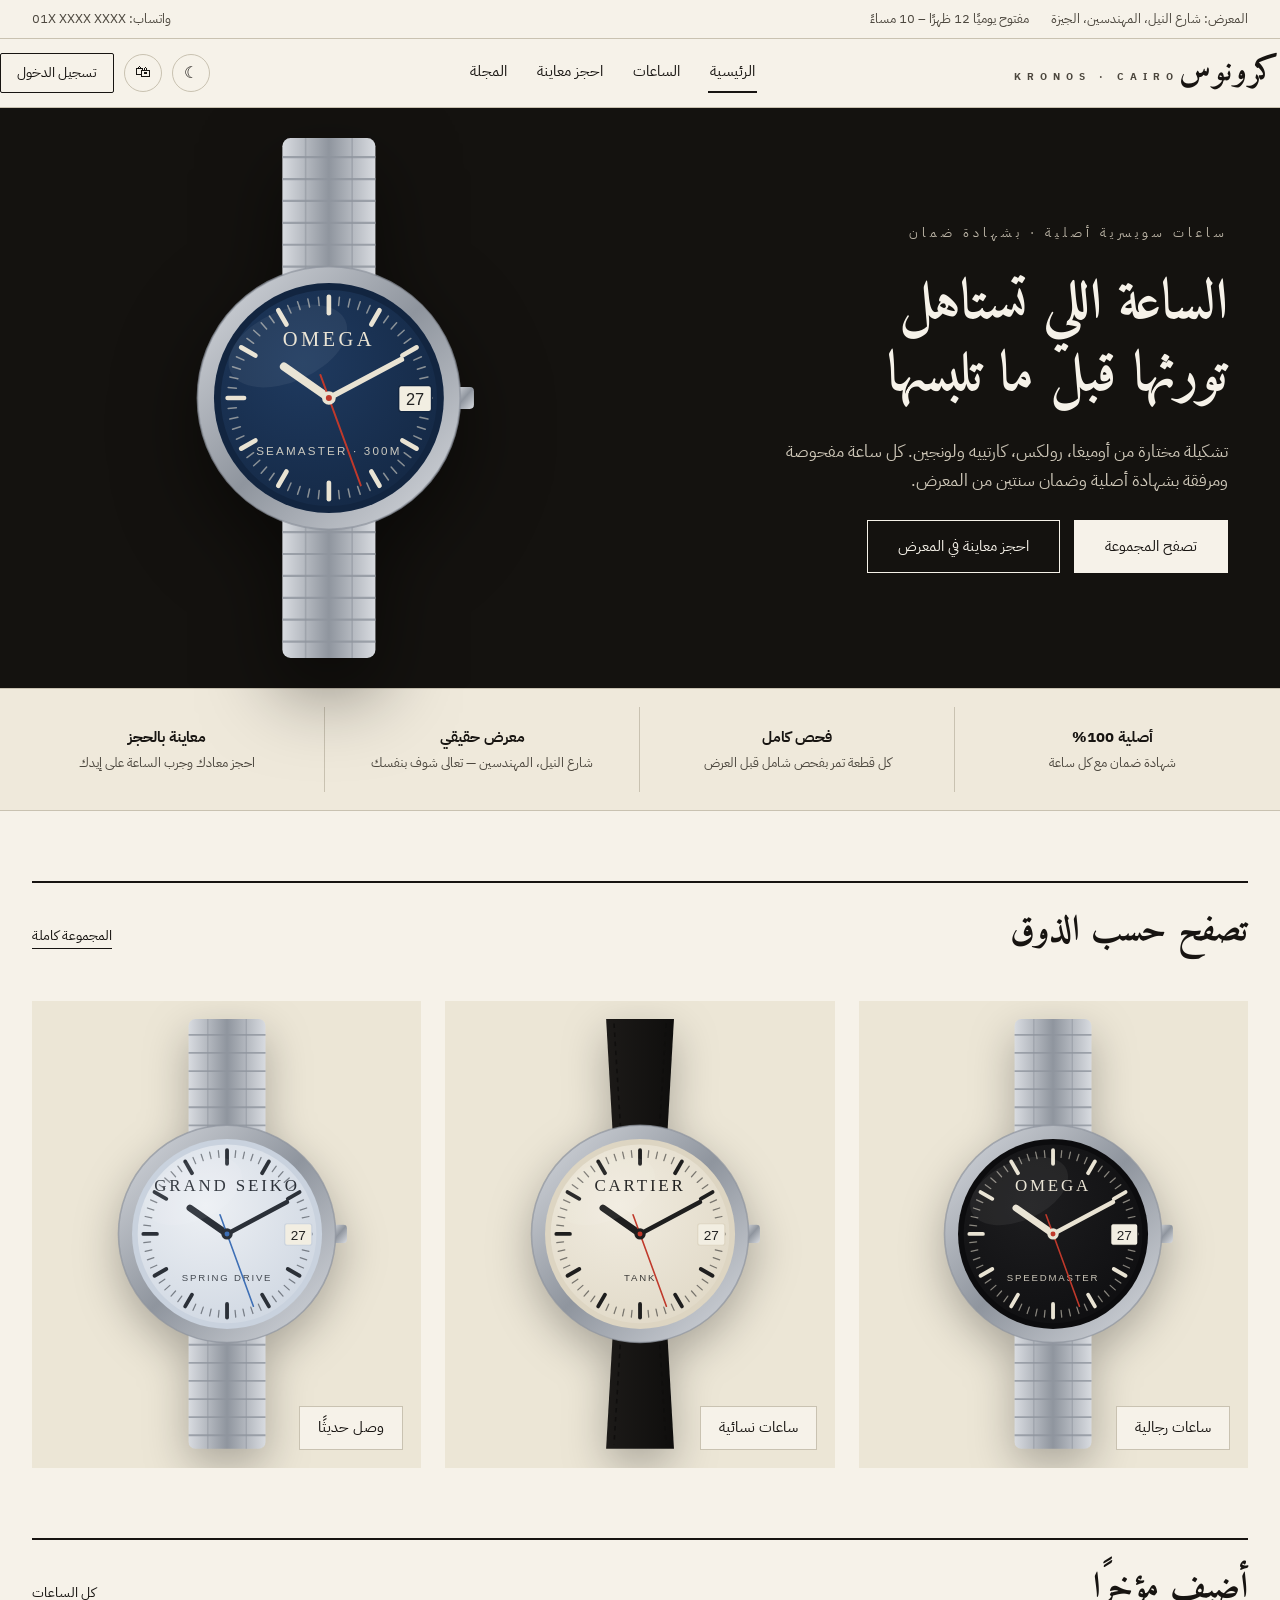
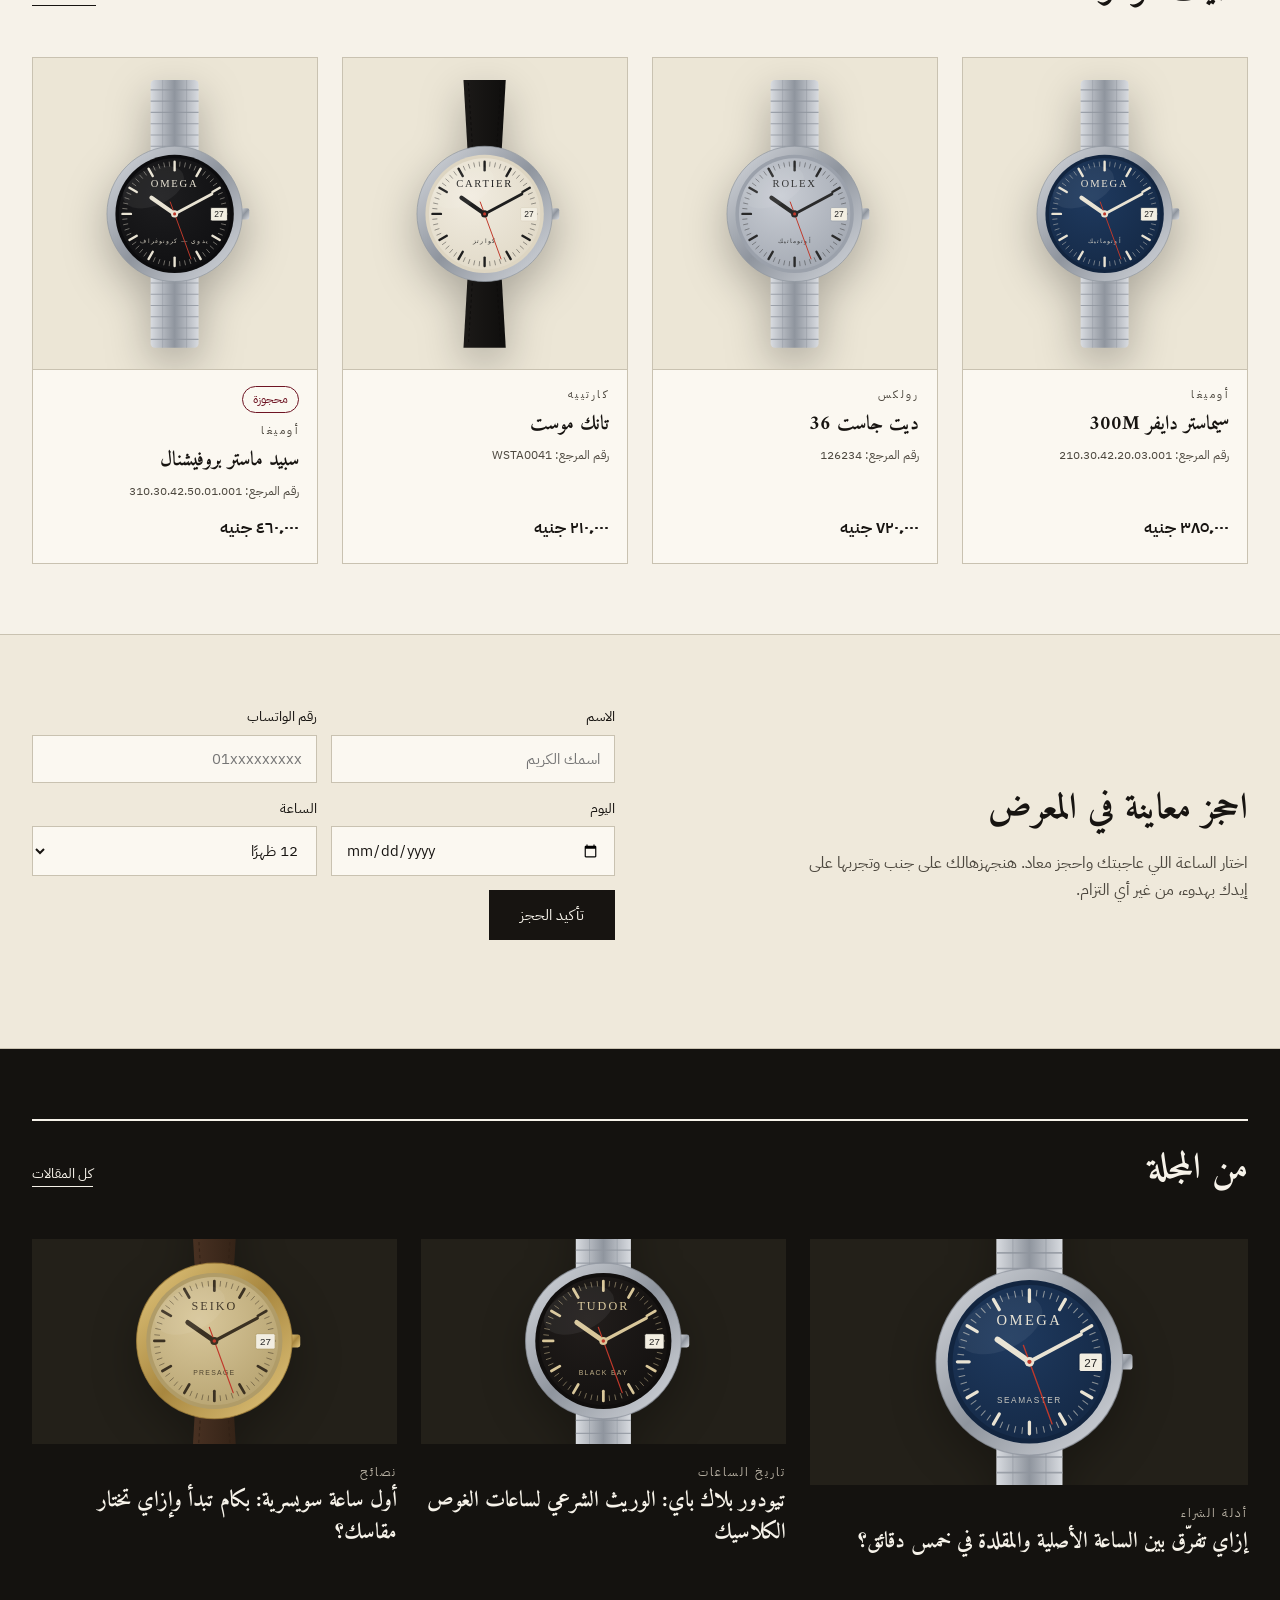
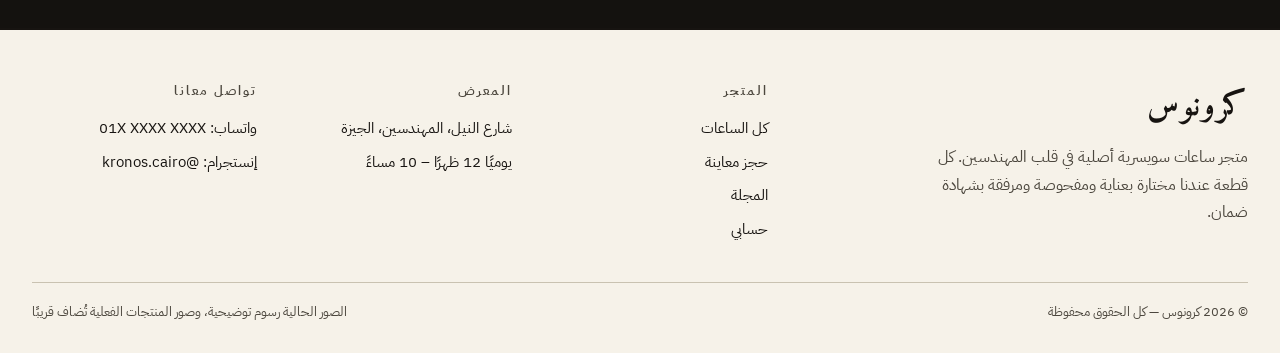
<file: index.html>
<!DOCTYPE html>
<html lang="ar" dir="rtl">
<head>
<meta charset="UTF-8">
<meta name="viewport" content="width=device-width, initial-scale=1.0">
<title>كرونوس — ساعات سويسرية أصلية في المهندسين</title>
<link rel="preconnect" href="https://fonts.googleapis.com">
<link rel="preconnect" href="https://fonts.gstatic.com" crossorigin>
<link href="https://fonts.googleapis.com/css2?family=Amiri:wght@400;700&family=IBM+Plex+Sans+Arabic:wght@300;400;500;600;700&display=swap" rel="stylesheet">
<link rel="stylesheet" href="styles.css">
</head>
<body>

<div class="topbar">
  <div class="wrap">
    <div class="grp"><span>المعرض: شارع النيل، المهندسين، الجيزة</span><span>مفتوح يوميًا 12 ظهرًا – 10 مساءً</span></div>
    <div class="grp"><span>واتساب: 01X XXXX XXXX</span></div>
  </div>
</div>

<header class="site">
  <div class="wrap header-inner">
    <a class="brand-col" href="index.html"><span class="wordmark">كرونوس<small>KRONOS · CAIRO</small></span></a>
    <nav class="main">
      <a href="index.html" class="active">الرئيسية</a>
      <a href="collection.html">الساعات</a>
      <a href="index.html#appt">احجز معاينة</a>
      <a href="index.html#mag">المجلة</a>
    </nav>
    <div class="header-actions">
      <button class="icon-btn theme-toggle" title="الوضع الليلي">☾</button>
      <a class="icon-btn cart-link" href="#" aria-label="سلة التسوق">&#128717;<span class="cart-count">0</span></a>
      <a class="login-link" href="login.html">تسجيل الدخول</a>
    </div>
  </div>
</header>

<section class="hero">
  <div class="wrap hero-grid">
    <div class="hero-copy">
      <span class="kicker">ساعات سويسرية أصلية · بشهادة ضمان</span>
      <h1>الساعة اللي تستاهل<br>تورثها قبل ما تلبسها</h1>
      <p>تشكيلة مختارة من أوميغا، رولكس، كارتييه ولونجين. كل ساعة مفحوصة ومرفقة بشهادة أصلية وضمان سنتين من المعرض.</p>
      <div class="hero-btns">
        <a class="btn solid-light" href="collection.html">تصفح المجموعة</a>
        <a class="btn light" href="#appt">احجز معاينة في المعرض</a>
      </div>
    </div>
    <div class="hero-visual">
      <div data-watch data-dial="#1F3A5F" data-dialedge="#122540" data-straptype="bracelet" data-brand="OMEGA" data-sub="SEAMASTER · 300M" style="width:100%;height:100%;display:flex;align-items:center;justify-content:center"></div>
    </div>
  </div>
</section>

<div class="trust">
  <div class="wrap">
    <div><b>أصلية 100%</b>شهادة ضمان مع كل ساعة</div>
    <div><b>فحص كامل</b>كل قطعة تمر بفحص شامل قبل العرض</div>
    <div><b>معرض حقيقي</b>شارع النيل، المهندسين — تعالى شوف بنفسك</div>
    <div><b>معاينة بالحجز</b>احجز معادك وجرب الساعة على إيدك</div>
  </div>
</div>

<section class="block">
  <div class="wrap">
    <div class="sec-head">
      <h2>تصفح حسب الذوق</h2>
      <a href="collection.html">المجموعة كاملة</a>
    </div>
    <div class="tiles">
      <a class="tile" href="collection.html">
        <span class="watch-slot tall" data-watch data-dial="#1D1D1F" data-dialedge="#0C0C0E" data-straptype="bracelet" data-brand="OMEGA" data-sub="SPEEDMASTER"></span>
        <span class="cap">ساعات رجالية</span>
      </a>
      <a class="tile" href="collection.html">
        <span class="watch-slot tall" data-watch data-dial="#F1ECE0" data-dialedge="#DDD5C2" data-num="#1E1E1E" data-strap="#1C1A18" data-strap2="#0F0E0D" data-straptype="leather" data-brand="CARTIER" data-sub="TANK"></span>
        <span class="cap">ساعات نسائية</span>
      </a>
      <a class="tile" href="collection.html">
        <span class="watch-slot tall" data-watch data-dial="#EDF0F4" data-dialedge="#C9D2DE" data-num="#2B3038" data-straptype="bracelet" data-brand="GRAND SEIKO" data-sub="SPRING DRIVE" data-sec="#3E6FB5"></span>
        <span class="cap">وصل حديثًا</span>
      </a>
    </div>
  </div>
</section>

<section class="block" style="padding-top:0">
  <div class="wrap">
    <div class="sec-head">
      <h2>أضيف مؤخرًا</h2>
      <a href="collection.html">كل الساعات</a>
    </div>
    <div class="grid-products" id="recent"></div>
  </div>
</section>

<section class="appt" id="appt">
  <div class="wrap" style="padding-top:70px;padding-bottom:70px">
    <div class="appt-grid">
      <div>
        <h2>احجز معاينة في المعرض</h2>
        <p>اختار الساعة اللي عاجبتك واحجز معاد. هنجهزهالك على جنب وتجربها على إيدك بهدوء، من غير أي التزام.</p>
      </div>
      <form class="appt-form">
        <div class="field"><label>الاسم</label><input required placeholder="اسمك الكريم"></div>
        <div class="field"><label>رقم الواتساب</label><input required placeholder="01xxxxxxxxx" inputmode="tel"></div>
        <div class="field"><label>اليوم</label><input type="date" required></div>
        <div class="field"><label>الساعة</label>
          <select><option>12 ظهرًا</option><option>2 مساءً</option><option>4 مساءً</option><option>6 مساءً</option><option>8 مساءً</option></select>
        </div>
        <div class="full"><button class="btn solid" type="submit">تأكيد الحجز</button></div>
        <div class="form-msg"></div>
      </form>
    </div>
  </div>
</section>

<section class="block mag" id="mag">
  <div class="wrap">
    <div class="sec-head">
      <h2>من المجلة</h2>
      <a href="#">كل المقالات</a>
    </div>
    <div class="mag-grid">
      <a class="mag-card" href="#">
        <span class="watch-slot" data-watch data-dial="#1F3A5F" data-dialedge="#122540" data-straptype="bracelet" data-brand="OMEGA" data-sub="SEAMASTER"></span>
        <span class="cat">أدلة الشراء</span>
        <h3>إزاي تفرّق بين الساعة الأصلية والمقلدة في خمس دقائق؟</h3>
      </a>
      <a class="mag-card" href="#">
        <span class="watch-slot" data-watch data-dial="#211D1B" data-dialedge="#100E0D" data-num="#D9C79A" data-straptype="bracelet" data-brand="TUDOR" data-sub="BLACK BAY"></span>
        <span class="cat">تاريخ الساعات</span>
        <h3>تيودور بلاك باي: الوريث الشرعي لساعات الغوص الكلاسيك</h3>
      </a>
      <a class="mag-card" href="#">
        <span class="watch-slot" data-watch data-dial="#D8C79B" data-dialedge="#B09C68" data-num="#3B3122" data-strap="#4A3223" data-strap2="#332216" data-straptype="leather" data-brand="SEIKO" data-sub="PRESAGE" data-case="#E4C87F" data-case2="#A8873F"></span>
        <span class="cat">نصائح</span>
        <h3>أول ساعة سويسرية: بكام تبدأ وإزاي تختار مقاسك؟</h3>
      </a>
    </div>
  </div>
</section>

<footer>
  <div class="wrap">
    <div class="foot-grid">
      <div>
        <span class="wordmark">كرونوس</span>
        <p style="color:var(--ink-soft);max-width:320px;margin-top:10px">متجر ساعات سويسرية أصلية في قلب المهندسين. كل قطعة عندنا مختارة بعناية ومفحوصة ومرفقة بشهادة ضمان.</p>
      </div>
      <div>
        <h4>المتجر</h4>
        <ul><li><a href="collection.html">كل الساعات</a></li><li><a href="index.html#appt">حجز معاينة</a></li><li><a href="index.html#mag">المجلة</a></li><li><a href="login.html">حسابي</a></li></ul>
      </div>
      <div>
        <h4>المعرض</h4>
        <ul><li>شارع النيل، المهندسين، الجيزة</li><li>يوميًا 12 ظهرًا – 10 مساءً</li></ul>
      </div>
      <div>
        <h4>تواصل معانا</h4>
        <ul><li>واتساب: 01X XXXX XXXX</li><li>إنستجرام: @kronos.cairo</li></ul>
      </div>
    </div>
    <div class="foot-note">
      <span>© 2026 كرونوس — كل الحقوق محفوظة</span>
      <span>الصور الحالية رسوم توضيحية، وصور المنتجات الفعلية تُضاف قريبًا</span>
    </div>
  </div>
</footer>

<script src="watch.js"></script>
<script src="app.js"></script>
<script>
document.addEventListener("DOMContentLoaded", function () {
  var pick = ["omega-seamaster", "rolex-datejust", "cartier-tank", "omega-speedmaster"];
  renderCards("#recent", CATALOG.filter(function (p) { return pick.indexOf(p.id) !== -1; }));
});
</script>
</body>
</html>
</file>
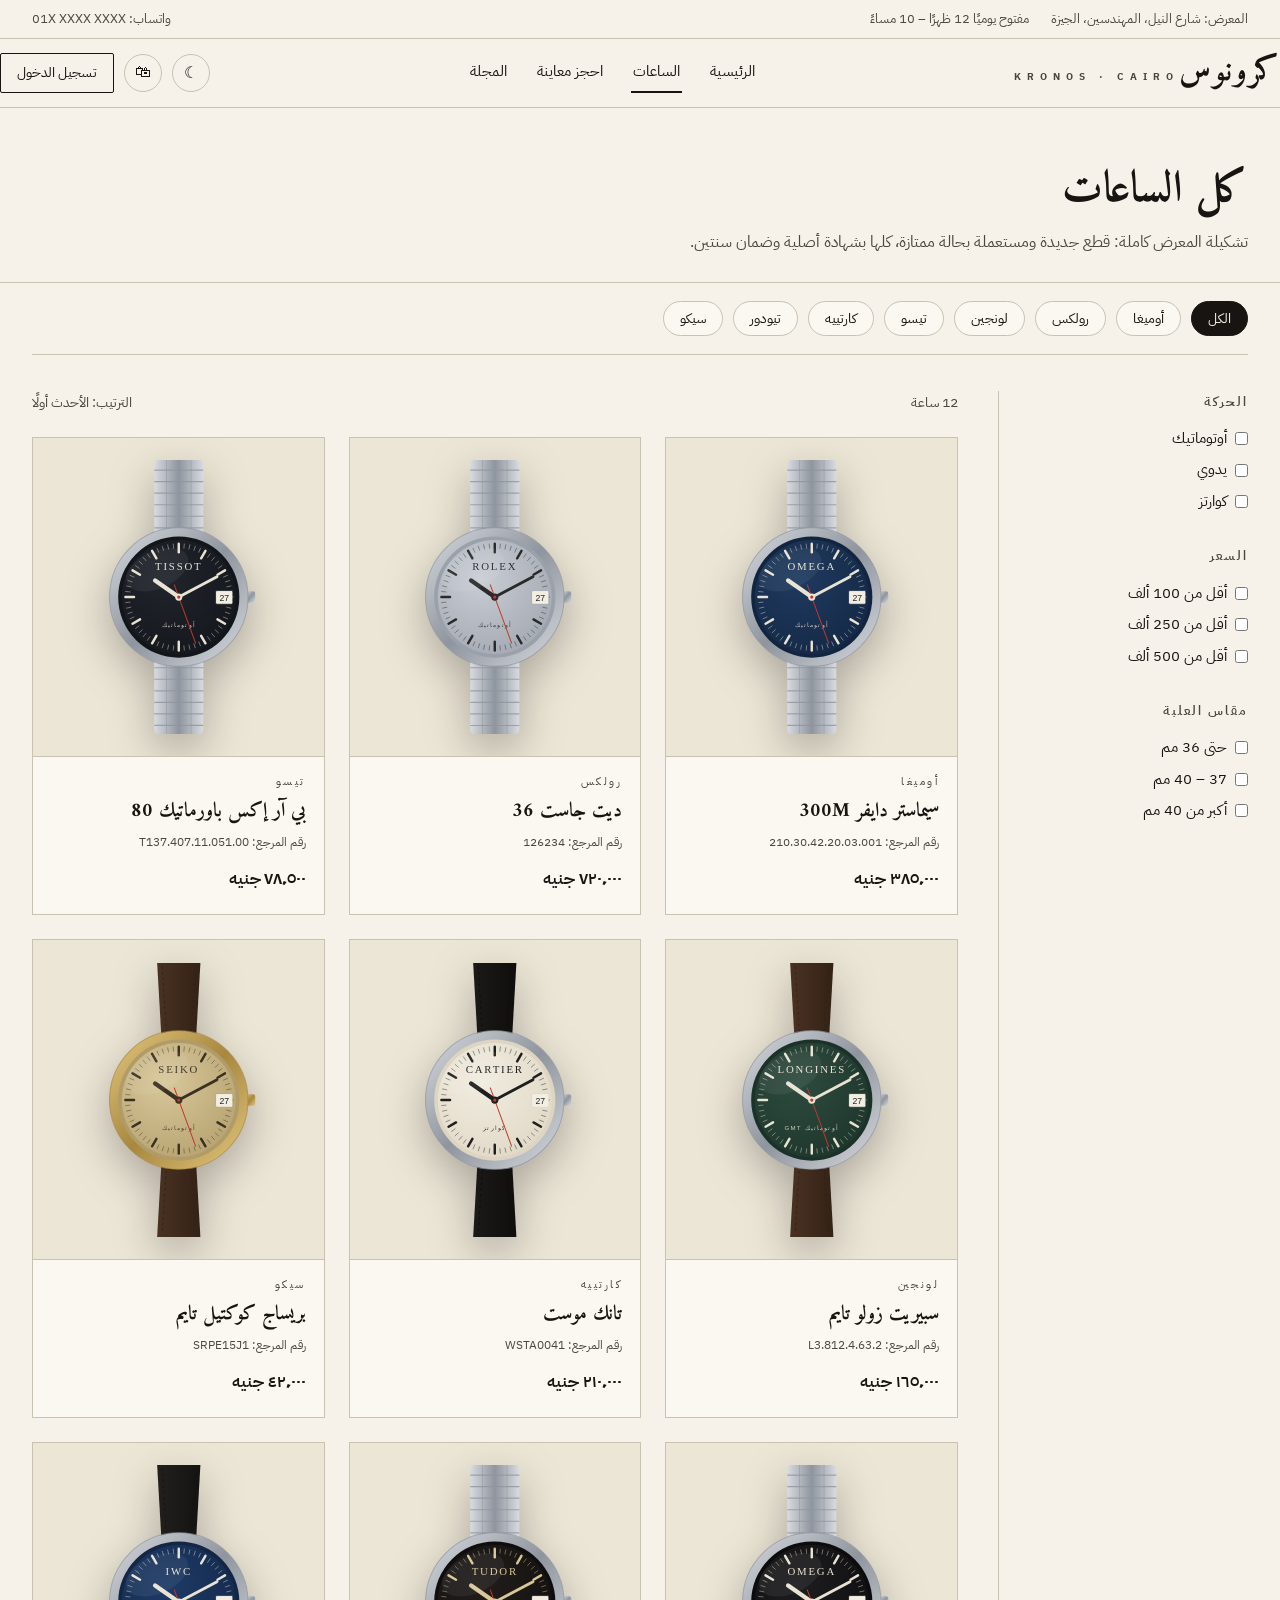
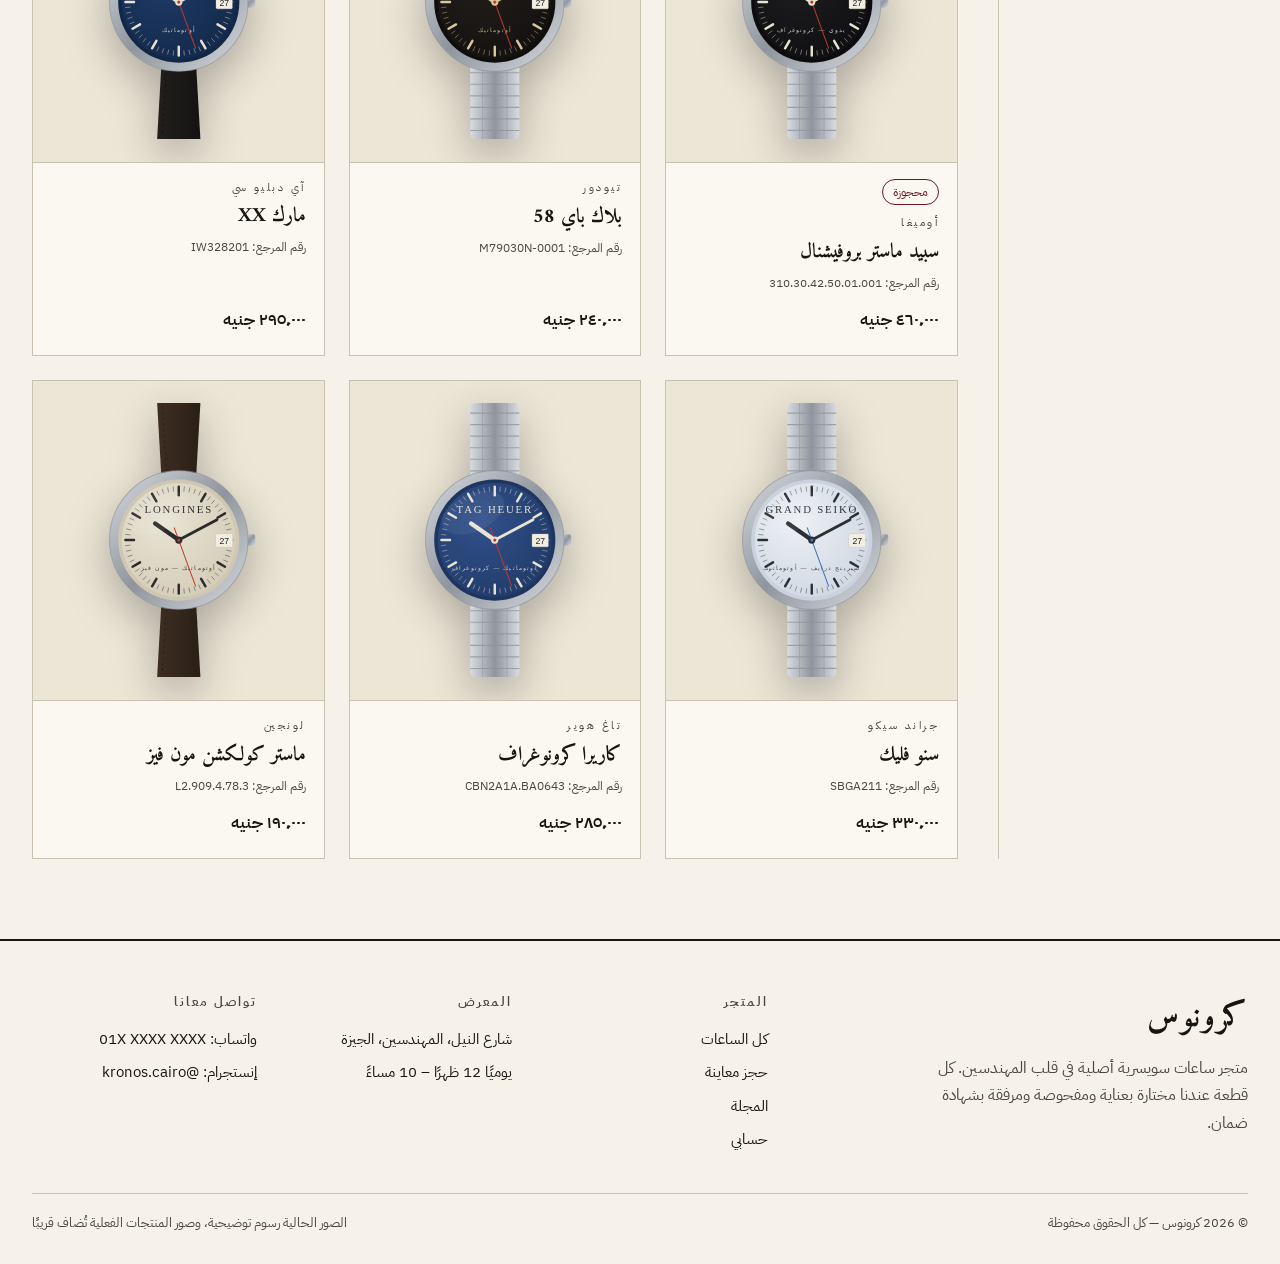
<file: collection.html>
<!DOCTYPE html>
<html lang="ar" dir="rtl">
<head>
<meta charset="UTF-8">
<meta name="viewport" content="width=device-width, initial-scale=1.0">
<title>كل الساعات — كرونوس</title>
<link rel="preconnect" href="https://fonts.googleapis.com">
<link rel="preconnect" href="https://fonts.gstatic.com" crossorigin>
<link href="https://fonts.googleapis.com/css2?family=Amiri:wght@400;700&family=IBM+Plex+Sans+Arabic:wght@300;400;500;600;700&display=swap" rel="stylesheet">
<link rel="stylesheet" href="styles.css">
</head>
<body>

<div class="topbar">
  <div class="wrap">
    <div class="grp"><span>المعرض: شارع النيل، المهندسين، الجيزة</span><span>مفتوح يوميًا 12 ظهرًا – 10 مساءً</span></div>
    <div class="grp"><span>واتساب: 01X XXXX XXXX</span></div>
  </div>
</div>

<header class="site">
  <div class="wrap header-inner">
    <a class="brand-col" href="index.html"><span class="wordmark">كرونوس<small>KRONOS · CAIRO</small></span></a>
    <nav class="main">
      <a href="index.html">الرئيسية</a>
      <a href="collection.html" class="active">الساعات</a>
      <a href="index.html#appt">احجز معاينة</a>
      <a href="index.html#mag">المجلة</a>
    </nav>
    <div class="header-actions">
      <button class="icon-btn theme-toggle" title="الوضع الليلي">☾</button>
      <a class="icon-btn cart-link" href="#" aria-label="سلة التسوق">&#128717;<span class="cart-count">0</span></a>
      <a class="login-link" href="login.html">تسجيل الدخول</a>
    </div>
  </div>
</header>

<div class="page-head">
  <div class="wrap">
    <h1>كل الساعات</h1>
    <p>تشكيلة المعرض كاملة: قطع جديدة ومستعملة بحالة ممتازة، كلها بشهادة أصلية وضمان سنتين.</p>
  </div>
</div>

<div class="wrap">
  <div class="chips">
    <button class="chip on" data-brand="الكل">الكل</button>
    <button class="chip" data-brand="أوميغا">أوميغا</button>
    <button class="chip" data-brand="رولكس">رولكس</button>
    <button class="chip" data-brand="لونجين">لونجين</button>
    <button class="chip" data-brand="تيسو">تيسو</button>
    <button class="chip" data-brand="كارتييه">كارتييه</button>
    <button class="chip" data-brand="تيودور">تيودور</button>
    <button class="chip" data-brand="سيكو">سيكو</button>
  </div>

  <div class="coll">
    <aside class="filters">
      <div class="f-group">
        <h5>الحركة</h5>
        <label><input type="checkbox" data-filter="movement" value="أوتوماتيك"> أوتوماتيك</label>
        <label><input type="checkbox" data-filter="movement" value="يدوي"> يدوي</label>
        <label><input type="checkbox" data-filter="movement" value="كوارتز"> كوارتز</label>
      </div>
      <div class="f-group">
        <h5>السعر</h5>
        <label><input type="checkbox" data-filter="price" value="100000"> أقل من 100 ألف</label>
        <label><input type="checkbox" data-filter="price" value="250000"> أقل من 250 ألف</label>
        <label><input type="checkbox" data-filter="price" value="500000"> أقل من 500 ألف</label>
      </div>
      <div class="f-group">
        <h5>مقاس العلبة</h5>
        <label><input type="checkbox" data-filter="size" value="حتى 36 مم"> حتى 36 مم</label>
        <label><input type="checkbox" data-filter="size" value="37 – 40 مم"> 37 – 40 مم</label>
        <label><input type="checkbox" data-filter="size" value="أكبر من 40 مم"> أكبر من 40 مم</label>
      </div>
    </aside>

    <div>
      <div class="coll-meta">
        <span class="coll-count">12 ساعة</span>
        <span>الترتيب: الأحدث أولًا</span>
      </div>
      <div class="coll-grid"></div>
    </div>
  </div>
</div>

<footer>
  <div class="wrap">
    <div class="foot-grid">
      <div>
        <span class="wordmark">كرونوس</span>
        <p style="color:var(--ink-soft);max-width:320px;margin-top:10px">متجر ساعات سويسرية أصلية في قلب المهندسين. كل قطعة عندنا مختارة بعناية ومفحوصة ومرفقة بشهادة ضمان.</p>
      </div>
      <div>
        <h4>المتجر</h4>
        <ul><li><a href="collection.html">كل الساعات</a></li><li><a href="index.html#appt">حجز معاينة</a></li><li><a href="index.html#mag">المجلة</a></li><li><a href="login.html">حسابي</a></li></ul>
      </div>
      <div>
        <h4>المعرض</h4>
        <ul><li>شارع النيل، المهندسين، الجيزة</li><li>يوميًا 12 ظهرًا – 10 مساءً</li></ul>
      </div>
      <div>
        <h4>تواصل معانا</h4>
        <ul><li>واتساب: 01X XXXX XXXX</li><li>إنستجرام: @kronos.cairo</li></ul>
      </div>
    </div>
    <div class="foot-note">
      <span>© 2026 كرونوس — كل الحقوق محفوظة</span>
      <span>الصور الحالية رسوم توضيحية، وصور المنتجات الفعلية تُضاف قريبًا</span>
    </div>
  </div>
</footer>

<script src="watch.js"></script>
<script src="app.js"></script>
</body>
</html>
</file>
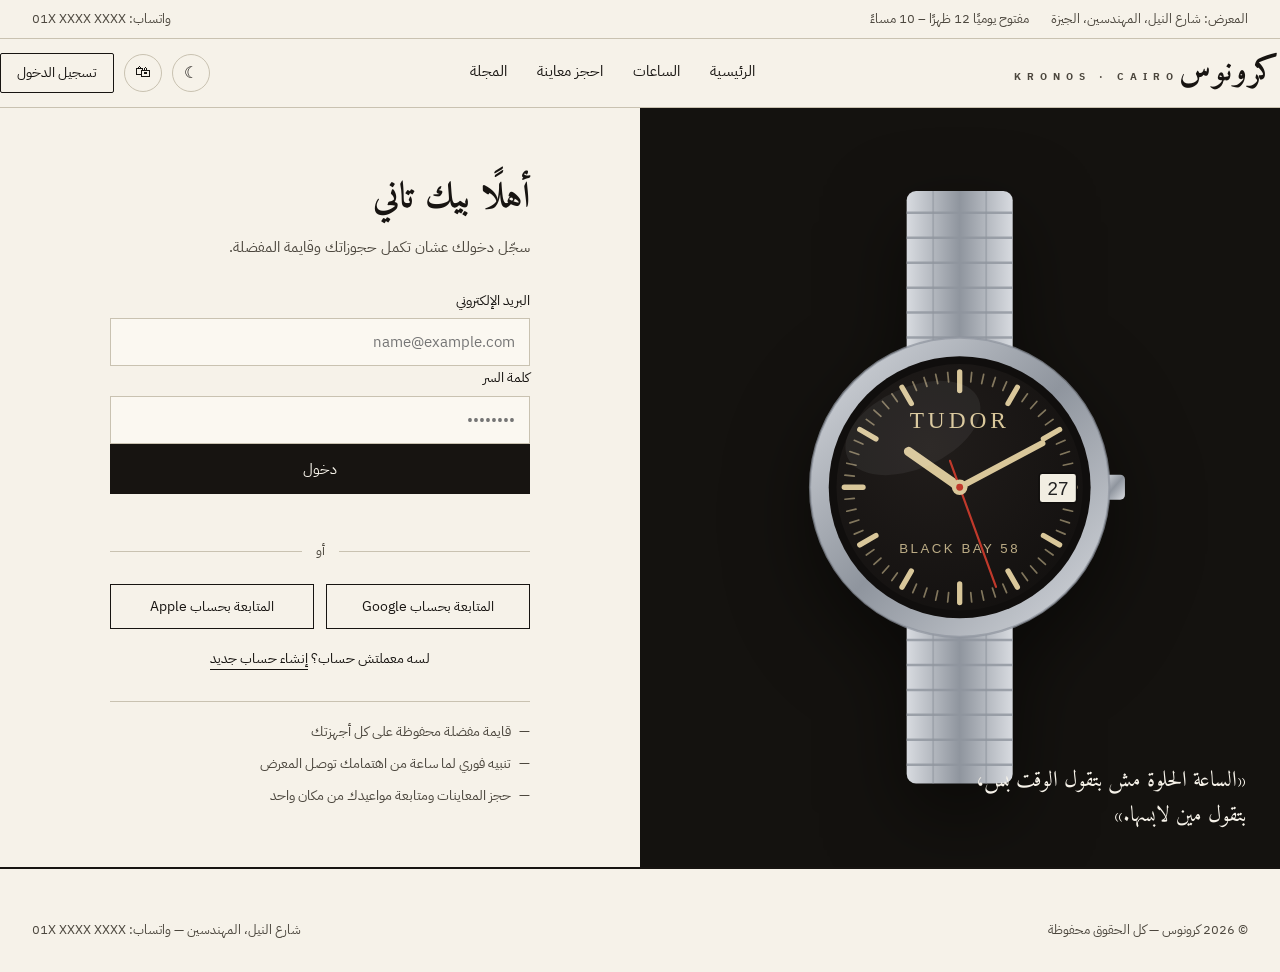
<file: login.html>
<!DOCTYPE html>
<html lang="ar" dir="rtl">
<head>
<meta charset="UTF-8">
<meta name="viewport" content="width=device-width, initial-scale=1.0">
<title>تسجيل الدخول — كرونوس</title>
<link rel="preconnect" href="https://fonts.googleapis.com">
<link rel="preconnect" href="https://fonts.gstatic.com" crossorigin>
<link href="https://fonts.googleapis.com/css2?family=Amiri:wght@400;700&family=IBM+Plex+Sans+Arabic:wght@300;400;500;600;700&display=swap" rel="stylesheet">
<link rel="stylesheet" href="styles.css">
</head>
<body>

<div class="topbar">
  <div class="wrap">
    <div class="grp"><span>المعرض: شارع النيل، المهندسين، الجيزة</span><span>مفتوح يوميًا 12 ظهرًا – 10 مساءً</span></div>
    <div class="grp"><span>واتساب: 01X XXXX XXXX</span></div>
  </div>
</div>

<header class="site">
  <div class="wrap header-inner">
    <a class="brand-col" href="index.html"><span class="wordmark">كرونوس<small>KRONOS · CAIRO</small></span></a>
    <nav class="main">
      <a href="index.html">الرئيسية</a>
      <a href="collection.html">الساعات</a>
      <a href="index.html#appt">احجز معاينة</a>
      <a href="index.html#mag">المجلة</a>
    </nav>
    <div class="header-actions">
      <button class="icon-btn theme-toggle" title="الوضع الليلي">☾</button>
      <a class="icon-btn cart-link" href="#" aria-label="سلة التسوق">&#128717;<span class="cart-count">0</span></a>
      <a class="login-link" href="login.html">تسجيل الدخول</a>
    </div>
  </div>
</header>

<div class="login-wrap">
  <div class="login-photo">
    <div data-watch data-dial="#211D1B" data-dialedge="#100E0D" data-num="#D9C79A" data-straptype="bracelet" data-brand="TUDOR" data-sub="BLACK BAY 58" style="width:100%;height:100%;display:flex;align-items:center;justify-content:center"></div>
    <div class="quote">«الساعة الحلوة مش بتقول الوقت بس،<br>بتقول مين لابسها.»</div>
  </div>

  <div class="login-form">
    <div class="login-box">
      <h1>أهلًا بيك تاني</h1>
      <p class="sub">سجّل دخولك عشان تكمل حجوزاتك وقايمة المفضلة.</p>

      <form class="login-form-el">
        <div class="field"><label>البريد الإلكتروني</label><input type="email" required placeholder="name@example.com" style="direction:ltr;text-align:right"></div>
        <div class="field"><label>كلمة السر</label><input type="password" required placeholder="••••••••"></div>
        <button class="btn solid" type="submit">دخول</button>
        <div class="form-msg"></div>
      </form>

      <div class="divider">أو</div>

      <div class="alt">
        <button class="btn" type="button">المتابعة بحساب Google</button>
        <button class="btn" type="button">المتابعة بحساب Apple</button>
      </div>

      <div class="small-link">لسه معملتش حساب؟ <a href="#">إنشاء حساب جديد</a></div>

      <div class="perks">
        <span>قايمة مفضلة محفوظة على كل أجهزتك</span>
        <span>تنبيه فوري لما ساعة من اهتمامك توصل المعرض</span>
        <span>حجز المعاينات ومتابعة مواعيدك من مكان واحد</span>
      </div>
    </div>
  </div>
</div>

<footer>
  <div class="wrap">
    <div class="foot-note" style="border:none;padding-top:0">
      <span>© 2026 كرونوس — كل الحقوق محفوظة</span>
      <span>شارع النيل، المهندسين — واتساب: 01X XXXX XXXX</span>
    </div>
  </div>
</footer>

<script src="watch.js"></script>
<script src="app.js"></script>
</body>
</html>
</file>
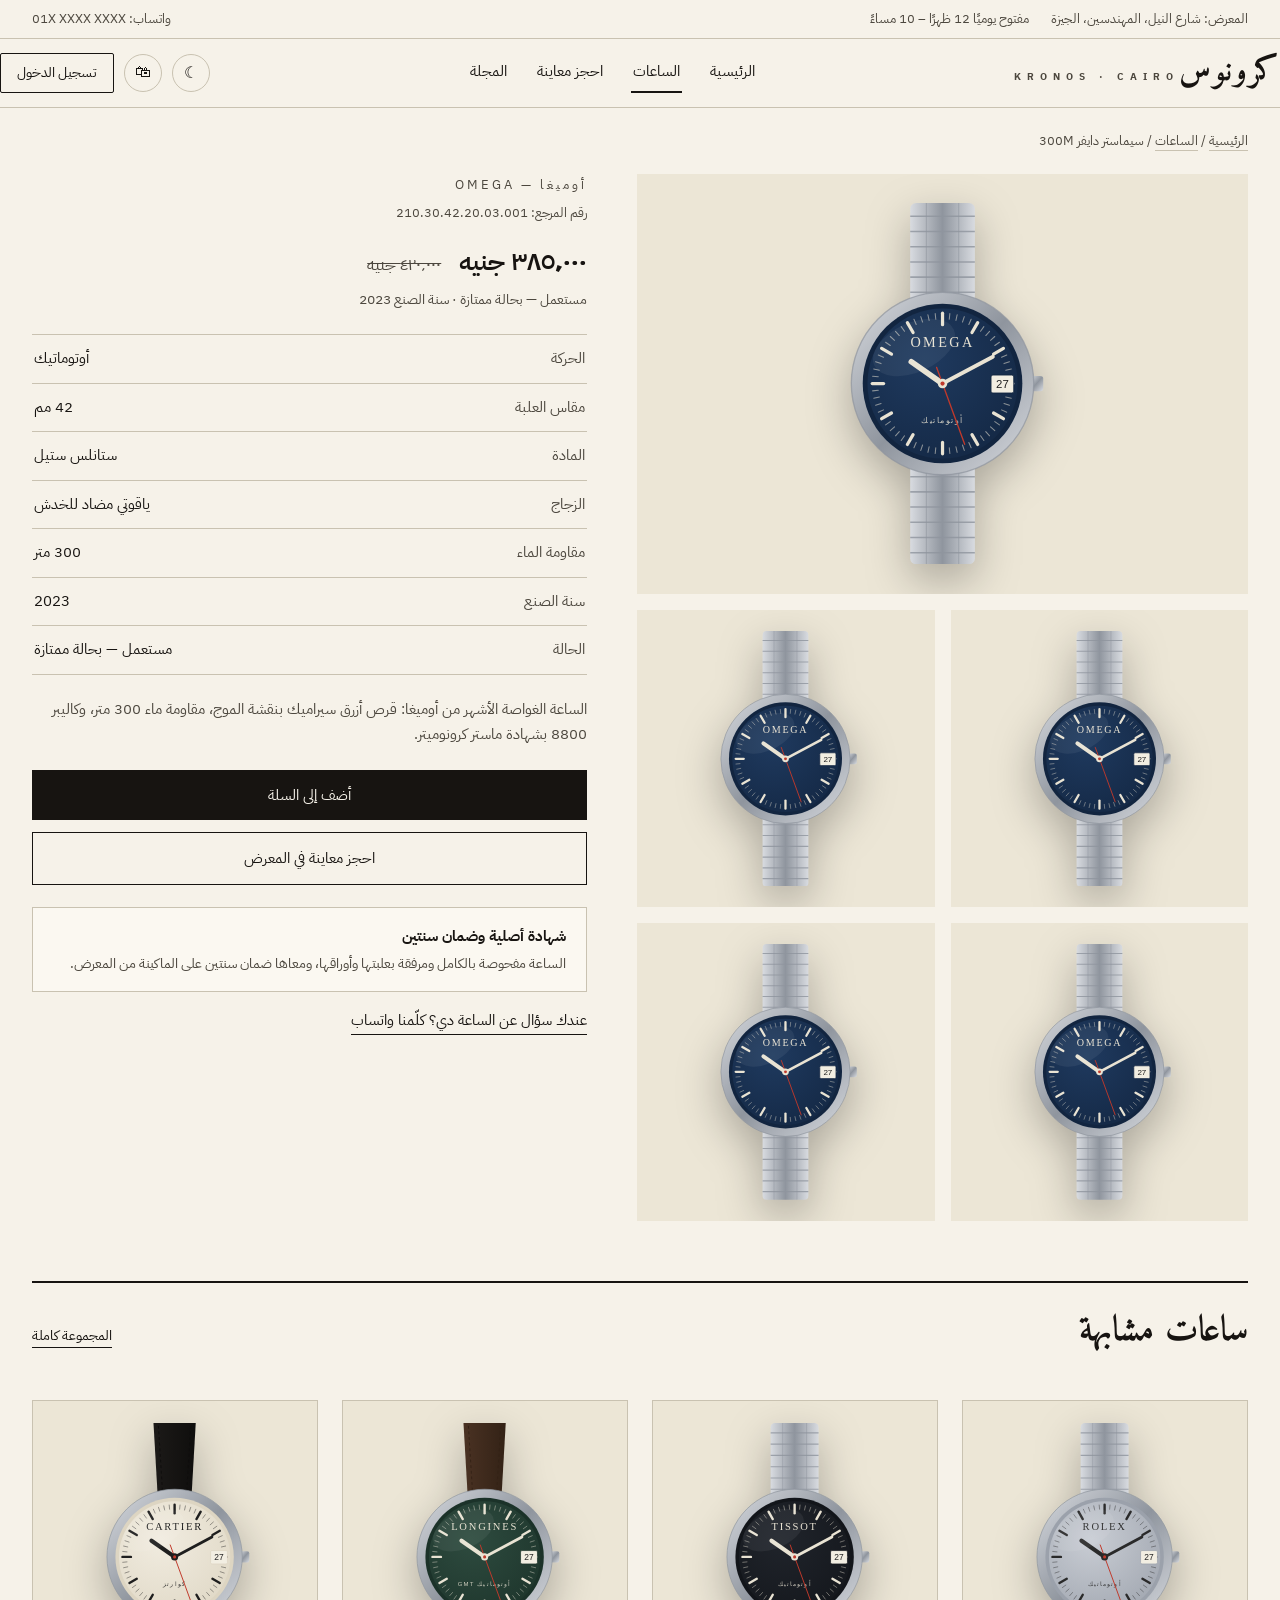
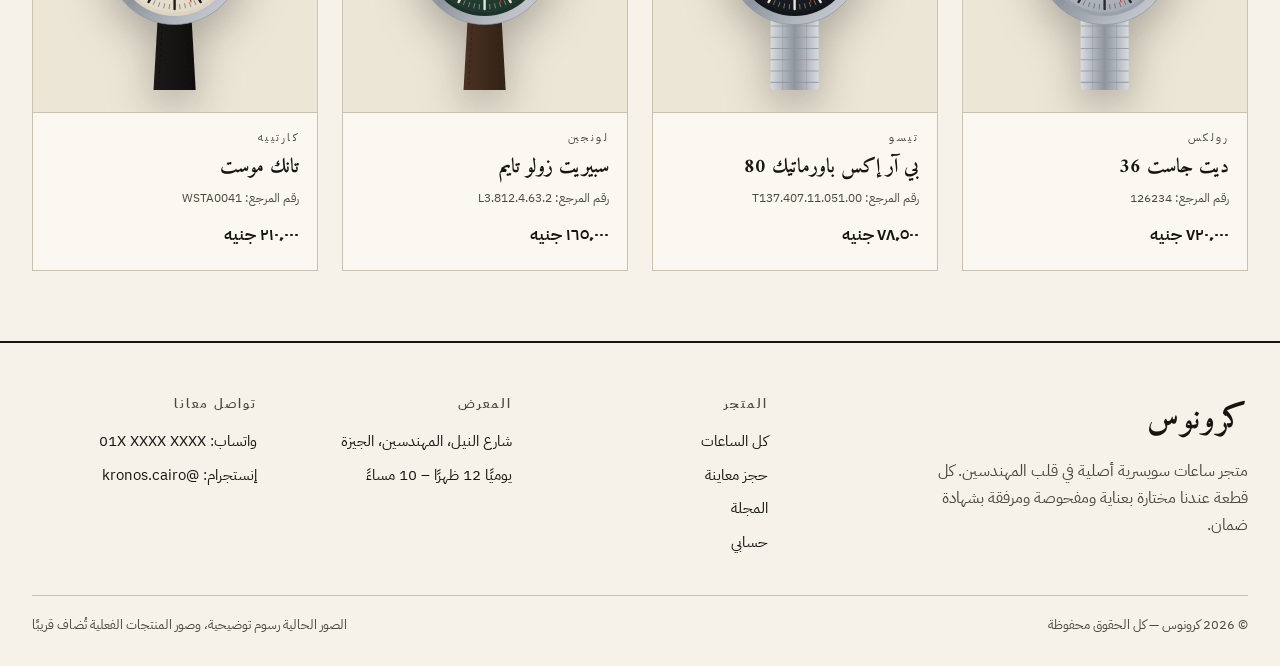
<file: product.html>
<!DOCTYPE html>
<html lang="ar" dir="rtl">
<head>
<meta charset="UTF-8">
<meta name="viewport" content="width=device-width, initial-scale=1.0">
<title>المنتج — كرونوس</title>
<link rel="preconnect" href="https://fonts.googleapis.com">
<link rel="preconnect" href="https://fonts.gstatic.com" crossorigin>
<link href="https://fonts.googleapis.com/css2?family=Amiri:wght@400;700&family=IBM+Plex+Sans+Arabic:wght@300;400;500;600;700&display=swap" rel="stylesheet">
<link rel="stylesheet" href="styles.css">
</head>
<body>

<div class="topbar">
  <div class="wrap">
    <div class="grp"><span>المعرض: شارع النيل، المهندسين، الجيزة</span><span>مفتوح يوميًا 12 ظهرًا – 10 مساءً</span></div>
    <div class="grp"><span>واتساب: 01X XXXX XXXX</span></div>
  </div>
</div>

<header class="site">
  <div class="wrap header-inner">
    <a class="brand-col" href="index.html"><span class="wordmark">كرونوس<small>KRONOS · CAIRO</small></span></a>
    <nav class="main">
      <a href="index.html">الرئيسية</a>
      <a href="collection.html" class="active">الساعات</a>
      <a href="index.html#appt">احجز معاينة</a>
      <a href="index.html#mag">المجلة</a>
    </nav>
    <div class="header-actions">
      <button class="icon-btn theme-toggle" title="الوضع الليلي">☾</button>
      <a class="icon-btn cart-link" href="#" aria-label="سلة التسوق">&#128717;<span class="cart-count">0</span></a>
      <a class="login-link" href="login.html">تسجيل الدخول</a>
    </div>
  </div>
</header>

<div class="wrap" data-product-page>
  <div class="crumbs"><a href="index.html">الرئيسية</a> / <a href="collection.html">الساعات</a> / <span data-p-model>الساعة</span></div>

  <div class="pd">
    <div class="pd-photos">
      <span class="watch-slot big" data-p-photo></span>
      <span class="watch-slot" data-p-photo></span>
      <span class="watch-slot" data-p-photo></span>
      <span class="watch-slot" data-p-photo></span>
      <span class="watch-slot" data-p-photo></span>
    </div>

    <div class="pd-info">
      <div class="brand-line" data-p-brand></div>
      <h1 data-p-model></h1>
      <div style="font-size:13px;color:var(--ink-soft)" data-p-ref></div>
      <div class="pd-price" data-p-price></div>
      <div class="pd-stock" data-p-cond></div>

      <div class="spec"></div>

      <p style="color:var(--ink-soft);font-size:15px" data-p-story></p>

      <div class="pd-btns">
        <button class="btn solid add-cart">أضف إلى السلة</button>
        <a class="btn" href="index.html#appt">احجز معاينة في المعرض</a>
      </div>

      <div class="note-box">
        <div>
          <b>شهادة أصلية وضمان سنتين</b>
          الساعة مفحوصة بالكامل ومرفقة بعلبتها وأوراقها، ومعاها ضمان سنتين على الماكينة من المعرض.
        </div>
      </div>

      <a class="wa" href="#">عندك سؤال عن الساعة دي؟ كلّمنا واتساب</a>
    </div>
  </div>
</div>

<section class="block" style="padding-top:20px">
  <div class="wrap">
    <div class="sec-head">
      <h2>ساعات مشابهة</h2>
      <a href="collection.html">المجموعة كاملة</a>
    </div>
    <div class="grid-products" id="similar"></div>
  </div>
</section>

<footer>
  <div class="wrap">
    <div class="foot-grid">
      <div>
        <span class="wordmark">كرونوس</span>
        <p style="color:var(--ink-soft);max-width:320px;margin-top:10px">متجر ساعات سويسرية أصلية في قلب المهندسين. كل قطعة عندنا مختارة بعناية ومفحوصة ومرفقة بشهادة ضمان.</p>
      </div>
      <div>
        <h4>المتجر</h4>
        <ul><li><a href="collection.html">كل الساعات</a></li><li><a href="index.html#appt">حجز معاينة</a></li><li><a href="index.html#mag">المجلة</a></li><li><a href="login.html">حسابي</a></li></ul>
      </div>
      <div>
        <h4>المعرض</h4>
        <ul><li>شارع النيل، المهندسين، الجيزة</li><li>يوميًا 12 ظهرًا – 10 مساءً</li></ul>
      </div>
      <div>
        <h4>تواصل معانا</h4>
        <ul><li>واتساب: 01X XXXX XXXX</li><li>إنستجرام: @kronos.cairo</li></ul>
      </div>
    </div>
    <div class="foot-note">
      <span>© 2026 كرونوس — كل الحقوق محفوظة</span>
      <span>الصور الحالية رسوم توضيحية، وصور المنتجات الفعلية تُضاف قريبًا</span>
    </div>
  </div>
</footer>

<script src="watch.js"></script>
<script src="app.js"></script>
<script>
document.addEventListener("DOMContentLoaded", function () {
  var current = new URLSearchParams(location.search).get("watch") || "omega-seamaster";
  renderCards("#similar", CATALOG.filter(function (p) { return p.id !== current; }).slice(0, 4));
});
</script>
</body>
</html>
</file>
<file: styles.css>
/* كرونوس — watch store v1 */
:root{
  --paper:#F6F2E9;
  --paper-2:#EFE9DB;
  --card:#FBF8F1;
  --ink:#171411;
  --ink-soft:#4C473E;
  --line:#C9C2B1;
  --slot:#ECE6D6;
  --dark:#1B1916;
  --dark-2:#14120F;
  --oxblood:#6E1423;
  --paper-fixed:#F6F2E9;
  --ink-fixed:#171411;
}
[data-theme="dark"]{
  --paper:#12110F;
  --paper-2:#191713;
  --card:#1A1814;
  --ink:#EDE7D8;
  --ink-soft:#A79F8E;
  --line:#37332C;
  --slot:#1C1A15;
  --dark:#1B1916;
  --oxblood:#C75C6E;
}
*{box-sizing:border-box;margin:0;padding:0}
html{direction:rtl}
body{
  font-family:"IBM Plex Sans Arabic",Tahoma,Arial,sans-serif;
  background:var(--paper);color:var(--ink);
  font-size:16px;line-height:1.7;
  transition:background .25s,color .25s;
}
a{color:inherit;text-decoration:none}
.wrap{max-width:1320px;margin:0 auto;padding:0 32px}
.serif{font-family:"Amiri",serif}

/* ---------- top strip ---------- */
.topbar{border-bottom:1px solid var(--line);font-size:13px;color:var(--ink-soft)}
.topbar .wrap{display:flex;justify-content:space-between;align-items:center;padding-top:8px;padding-bottom:8px;gap:10px}
.topbar .grp{display:flex;gap:22px;white-space:nowrap}

/* ---------- header ---------- */
header.site{border-bottom:1px solid var(--line);background:var(--paper);position:sticky;top:0;z-index:50}
.header-inner{display:flex;align-items:center;justify-content:space-between;padding:14px 0;gap:14px}
.brand-col{display:flex;flex-direction:column;line-height:1.1}
.wordmark{font-family:"Amiri",serif;font-size:32px;letter-spacing:2px;font-weight:700}
.wordmark small{font-family:"IBM Plex Sans Arabic";font-size:10px;letter-spacing:6px;color:var(--ink-soft)}
nav.main{display:flex;gap:26px;font-size:15px}
nav.main a{padding:6px 2px;border-bottom:2px solid transparent;white-space:nowrap}
nav.main a:hover,nav.main a.active{border-bottom-color:var(--ink)}
.header-actions{display:flex;gap:10px;font-size:14px;align-items:center}
.icon-btn{border:1px solid var(--line);background:transparent;color:var(--ink);width:38px;height:38px;border-radius:50%;cursor:pointer;font-size:16px;display:flex;align-items:center;justify-content:center;font-family:inherit}
.icon-btn:hover{background:var(--paper-2)}
.cart-link{position:relative}
.cart-count{position:absolute;top:-6px;left:-6px;background:var(--oxblood);color:#fff;font-size:11px;min-width:18px;height:18px;border-radius:9px;display:flex;align-items:center;justify-content:center;padding:0 4px}
.login-link{border:1px solid var(--ink);padding:7px 16px;border-radius:2px;white-space:nowrap}
.login-link:hover{background:var(--ink);color:var(--paper)}

/* ---------- watch slots ---------- */
.watch-slot{background:var(--slot);display:flex;align-items:center;justify-content:center;position:relative;overflow:hidden}
.watch-slot svg{height:86%;width:auto;max-width:86%;filter:drop-shadow(0 16px 22px rgba(0,0,0,.28))}
.watch-slot.tall svg{height:92%}

/* ---------- hero ---------- */
.hero{border-bottom:1px solid var(--line);background:var(--dark-2);color:var(--paper-fixed)}
.hero-grid{display:grid;grid-template-columns:1.05fr 1fr;min-height:580px}
.hero-copy{display:flex;flex-direction:column;justify-content:center;gap:24px;padding:60px 20px 60px 0}
.hero-copy .kicker{font-size:13px;letter-spacing:4px;color:#B9B2A4}
.hero-copy h1{font-family:"Amiri",serif;font-size:56px;line-height:1.3;font-weight:700}
.hero-copy p{max-width:460px;color:#CFC8B9;font-size:17px}
.hero-visual{display:flex;align-items:center;justify-content:center;padding:30px 0}
.hero-visual svg{height:520px;max-width:90%;filter:drop-shadow(0 30px 40px rgba(0,0,0,.5))}
.btn{display:inline-block;padding:13px 30px;border:1px solid var(--ink);font-size:15px;cursor:pointer;background:transparent;color:var(--ink);font-family:inherit;text-align:center}
.btn.solid{background:var(--ink);color:var(--paper)}
.btn:hover{opacity:.85}
.btn.light{border-color:var(--paper-fixed);color:var(--paper-fixed)}
.btn.solid-light{background:var(--paper-fixed);color:var(--ink-fixed);border-color:var(--paper-fixed)}
.hero-btns{display:flex;gap:14px;flex-wrap:wrap}

/* ---------- trust strip ---------- */
.trust{border-bottom:1px solid var(--line);background:var(--paper-2)}
.trust .wrap{display:grid;grid-template-columns:repeat(4,1fr)}
.trust div{padding:18px 10px;text-align:center;font-size:13px;color:var(--ink-soft);border-inline-start:1px solid var(--line)}
.trust div:first-child{border-inline-start:none}
.trust b{display:block;font-size:15px;color:var(--ink);margin-bottom:2px}

/* ---------- sections ---------- */
section.block{padding:70px 0}
.sec-head{display:flex;justify-content:space-between;align-items:baseline;border-top:2px solid var(--ink);padding-top:18px;margin-bottom:38px;gap:12px}
.sec-head h2{font-family:"Amiri",serif;font-size:36px;font-weight:700}
.sec-head a{font-size:14px;border-bottom:1px solid var(--ink);white-space:nowrap}

/* ---------- tiles ---------- */
.tiles{display:grid;grid-template-columns:repeat(3,1fr);gap:24px}
.tile{position:relative;display:block}
.tile .watch-slot{aspect-ratio:3/3.6}
.tile .cap{position:absolute;bottom:18px;right:18px;background:var(--paper);color:var(--ink);padding:8px 18px;font-size:15px;border:1px solid var(--line)}

/* ---------- product cards ---------- */
.grid-products{display:grid;grid-template-columns:repeat(4,1fr);gap:24px}
.card{background:var(--card);border:1px solid var(--line);display:flex;flex-direction:column;transition:transform .15s}
.card:hover{transform:translateY(-3px)}
.card .watch-slot{aspect-ratio:1/1.1;border-bottom:1px solid var(--line)}
.card .body{padding:16px 18px 20px;display:flex;flex-direction:column;gap:3px;flex:1}
.card .brand{font-size:11px;letter-spacing:2.5px;color:var(--ink-soft)}
.card .model{font-family:"Amiri",serif;font-size:20px;font-weight:700}
.card .ref{font-size:12px;color:var(--ink-soft)}
.card .price{margin-top:auto;padding-top:10px;font-size:17px;font-weight:600}
.tag{display:inline-block;font-size:12px;border:1px solid var(--oxblood);color:var(--oxblood);padding:2px 10px;border-radius:20px;width:fit-content;margin-bottom:6px}

/* ---------- appointment ---------- */
.appt{background:var(--paper-2);border-top:1px solid var(--line);border-bottom:1px solid var(--line)}
.appt-grid{display:grid;grid-template-columns:1fr 1fr;gap:50px;align-items:center}
.appt h2{font-family:"Amiri",serif;font-size:36px;font-weight:700;margin-bottom:10px}
.appt p{color:var(--ink-soft);max-width:440px}
.appt form{display:grid;grid-template-columns:1fr 1fr;gap:14px}
.appt .full{grid-column:1/-1}
.field label{display:block;font-size:14px;margin-bottom:6px}
.field input,.field select{width:100%;padding:12px 14px;border:1px solid var(--line);background:var(--card);color:var(--ink);font-family:inherit;font-size:15px}
.field input:focus,.field select:focus{outline:1px solid var(--ink)}
.form-msg{grid-column:1/-1;font-size:15px;color:var(--oxblood);min-height:24px}

/* ---------- magazine ---------- */
.mag{background:var(--dark-2);color:var(--paper-fixed)}
.mag .sec-head{border-top-color:var(--paper-fixed)}
.mag .sec-head a{border-bottom-color:var(--paper-fixed)}
.mag-grid{display:grid;grid-template-columns:1.2fr 1fr 1fr;gap:24px}
.mag-card .watch-slot{aspect-ratio:16/9;margin-bottom:14px;background:#232019}
.mag-card .watch-slot svg{height:150%}
.mag-card h3{font-family:"Amiri",serif;font-size:22px;font-weight:700;line-height:1.45}
.mag-card .cat{font-size:12px;letter-spacing:2px;color:#B9B2A4;margin-bottom:6px}

/* ---------- footer ---------- */
footer{border-top:2px solid var(--ink);padding:50px 0 30px;background:var(--paper)}
.foot-grid{display:grid;grid-template-columns:2fr 1fr 1fr 1fr;gap:30px;margin-bottom:40px}
.foot-grid h4{font-size:13px;letter-spacing:2px;margin-bottom:14px;color:var(--ink-soft);font-weight:600}
.foot-grid ul{list-style:none;font-size:15px;display:flex;flex-direction:column;gap:8px}
.foot-note{border-top:1px solid var(--line);padding-top:18px;font-size:13px;color:var(--ink-soft);display:flex;justify-content:space-between;gap:10px;flex-wrap:wrap}

/* ---------- collection ---------- */
.page-head{padding:46px 0 26px;border-bottom:1px solid var(--line)}
.page-head h1{font-family:"Amiri",serif;font-size:44px;font-weight:700}
.page-head p{color:var(--ink-soft);max-width:560px}
.chips{display:flex;gap:10px;flex-wrap:wrap;padding:18px 0;border-bottom:1px solid var(--line)}
.chip{border:1px solid var(--line);background:var(--card);color:var(--ink);padding:6px 16px;font-size:14px;border-radius:20px;cursor:pointer;font-family:inherit}
.chip.on{background:var(--ink);color:var(--paper);border-color:var(--ink)}
.coll{display:grid;grid-template-columns:250px 1fr;gap:40px;padding:36px 0 80px}
.filters{border-inline-end:1px solid var(--line);padding-inline-end:30px}
.f-group{margin-bottom:28px}
.f-group h5{font-size:13px;letter-spacing:2px;color:var(--ink-soft);margin-bottom:10px;font-weight:600}
.f-group label{display:flex;gap:8px;align-items:center;font-size:15px;padding:3px 0;cursor:pointer}
.f-group input{accent-color:var(--ink)}
.coll-grid{display:grid;grid-template-columns:repeat(3,1fr);gap:24px}
.coll-meta{display:flex;justify-content:space-between;align-items:center;margin-bottom:22px;font-size:14px;color:var(--ink-soft)}
.empty-msg{grid-column:1/-1;text-align:center;color:var(--ink-soft);padding:60px 0;font-size:17px}

/* ---------- product page ---------- */
.crumbs{font-size:13px;color:var(--ink-soft);padding:22px 0}
.crumbs a{border-bottom:1px solid var(--line)}
.pd{display:grid;grid-template-columns:1.1fr 1fr;gap:50px;padding-bottom:40px}
.pd-photos{display:grid;grid-template-columns:1fr 1fr;gap:16px}
.pd-photos .watch-slot{aspect-ratio:1/1}
.pd-photos .big{grid-column:1/-1;aspect-ratio:16/11}
.pd-info h1{font-family:"Amiri",serif;font-size:38px;font-weight:700;line-height:1.35}
.pd-info .brand-line{font-size:13px;letter-spacing:3px;color:var(--ink-soft);margin-bottom:6px}
.pd-price{font-size:26px;font-weight:600;margin:16px 0 4px}
.pd-price s{color:var(--ink-soft);font-size:17px;font-weight:400;margin-inline-start:12px}
.pd-stock{font-size:14px;color:var(--ink-soft)}
.spec{border-top:1px solid var(--line);margin:22px 0}
.spec div{display:flex;justify-content:space-between;gap:10px;padding:11px 2px;border-bottom:1px solid var(--line);font-size:15px}
.spec div span:first-child{color:var(--ink-soft)}
.pd-btns{display:flex;flex-direction:column;gap:12px;margin:22px 0}
.note-box{border:1px solid var(--line);background:var(--card);padding:16px 20px;font-size:14px;color:var(--ink-soft)}
.note-box b{display:block;font-size:15px;color:var(--ink);margin-bottom:2px}
.wa{font-size:15px;border-bottom:1px solid var(--ink);width:fit-content;margin-top:16px;display:inline-block}

/* ---------- login ---------- */
.login-wrap{display:grid;grid-template-columns:1fr 1fr;min-height:640px}
.login-photo{background:var(--dark-2);display:flex;align-items:center;justify-content:center;position:relative;overflow:hidden}
.login-photo svg{height:78%;max-width:80%;filter:drop-shadow(0 30px 40px rgba(0,0,0,.5))}
.login-photo .quote{position:absolute;bottom:34px;right:34px;left:34px;color:var(--paper-fixed);font-family:"Amiri",serif;font-size:22px;line-height:1.6}
.login-form{display:flex;align-items:center;justify-content:center;padding:60px 40px}
.login-box{width:100%;max-width:420px}
.login-box h1{font-family:"Amiri",serif;font-size:36px;font-weight:700;margin-bottom:6px}
.login-box .sub{color:var(--ink-soft);margin-bottom:28px;font-size:15px}
.login-box .btn{width:100%}
.alt{display:flex;gap:12px;margin:18px 0}
.alt .btn{flex:1;font-size:14px;padding:11px}
.divider{display:flex;align-items:center;gap:14px;color:var(--ink-soft);font-size:13px;margin:22px 0}
.divider::before,.divider::after{content:"";flex:1;height:1px;background:var(--line)}
.perks{margin-top:30px;border-top:1px solid var(--line);padding-top:18px;font-size:14px;color:var(--ink-soft);display:flex;flex-direction:column;gap:8px}
.perks span::before{content:"—";margin-inline-end:8px}
.small-link{font-size:14px;margin-top:16px;text-align:center}
.small-link a{border-bottom:1px solid var(--ink)}

/* ---------- responsive ---------- */
@media (max-width:1080px){
  .grid-products{grid-template-columns:repeat(3,1fr)}
  .coll-grid{grid-template-columns:repeat(2,1fr)}
  .hero-copy h1{font-size:44px}
  .hero-visual svg{height:420px}
}
@media (max-width:900px){
  nav.main{display:none}
  .hero-grid,.login-wrap,.pd,.appt-grid{grid-template-columns:1fr}
  .hero-visual{order:-1;padding:24px 0 0}
  .hero-visual svg{height:340px}
  .hero-copy{padding:20px 0 50px}
  .tiles{grid-template-columns:1fr;gap:16px}
  .mag-grid{grid-template-columns:1fr}
  .foot-grid{grid-template-columns:1fr 1fr}
  .coll{grid-template-columns:1fr}
  .filters{border:none;padding:0 0 10px;border-bottom:1px solid var(--line)}
  .filters .f-group{display:inline-block;vertical-align:top;width:48%;margin-bottom:14px}
  .login-photo{min-height:340px}
  .login-photo svg{height:300px}
  .pd-photos .big{aspect-ratio:16/10}
}
@media (max-width:620px){
  .wrap{padding:0 18px}
  .grid-products,.coll-grid{grid-template-columns:repeat(2,1fr);gap:14px}
  .topbar .grp:last-child{display:none}
  .hero-copy h1{font-size:34px}
  .sec-head h2{font-size:28px}
  .card .body{padding:12px 12px 16px}
  .card .model{font-size:17px}
  .card .price{font-size:15px}
  .trust .wrap{grid-template-columns:repeat(2,1fr)}
  .trust div{border:none;border-top:1px solid var(--line)}
  .trust div:nth-child(-n+2){border-top:none}
  .appt form{grid-template-columns:1fr}
  .pd-photos{grid-template-columns:1fr 1fr;gap:10px}
  .pd-info h1{font-size:30px}
  .foot-grid{grid-template-columns:1fr}
  .wordmark{font-size:26px}
}
</file>
